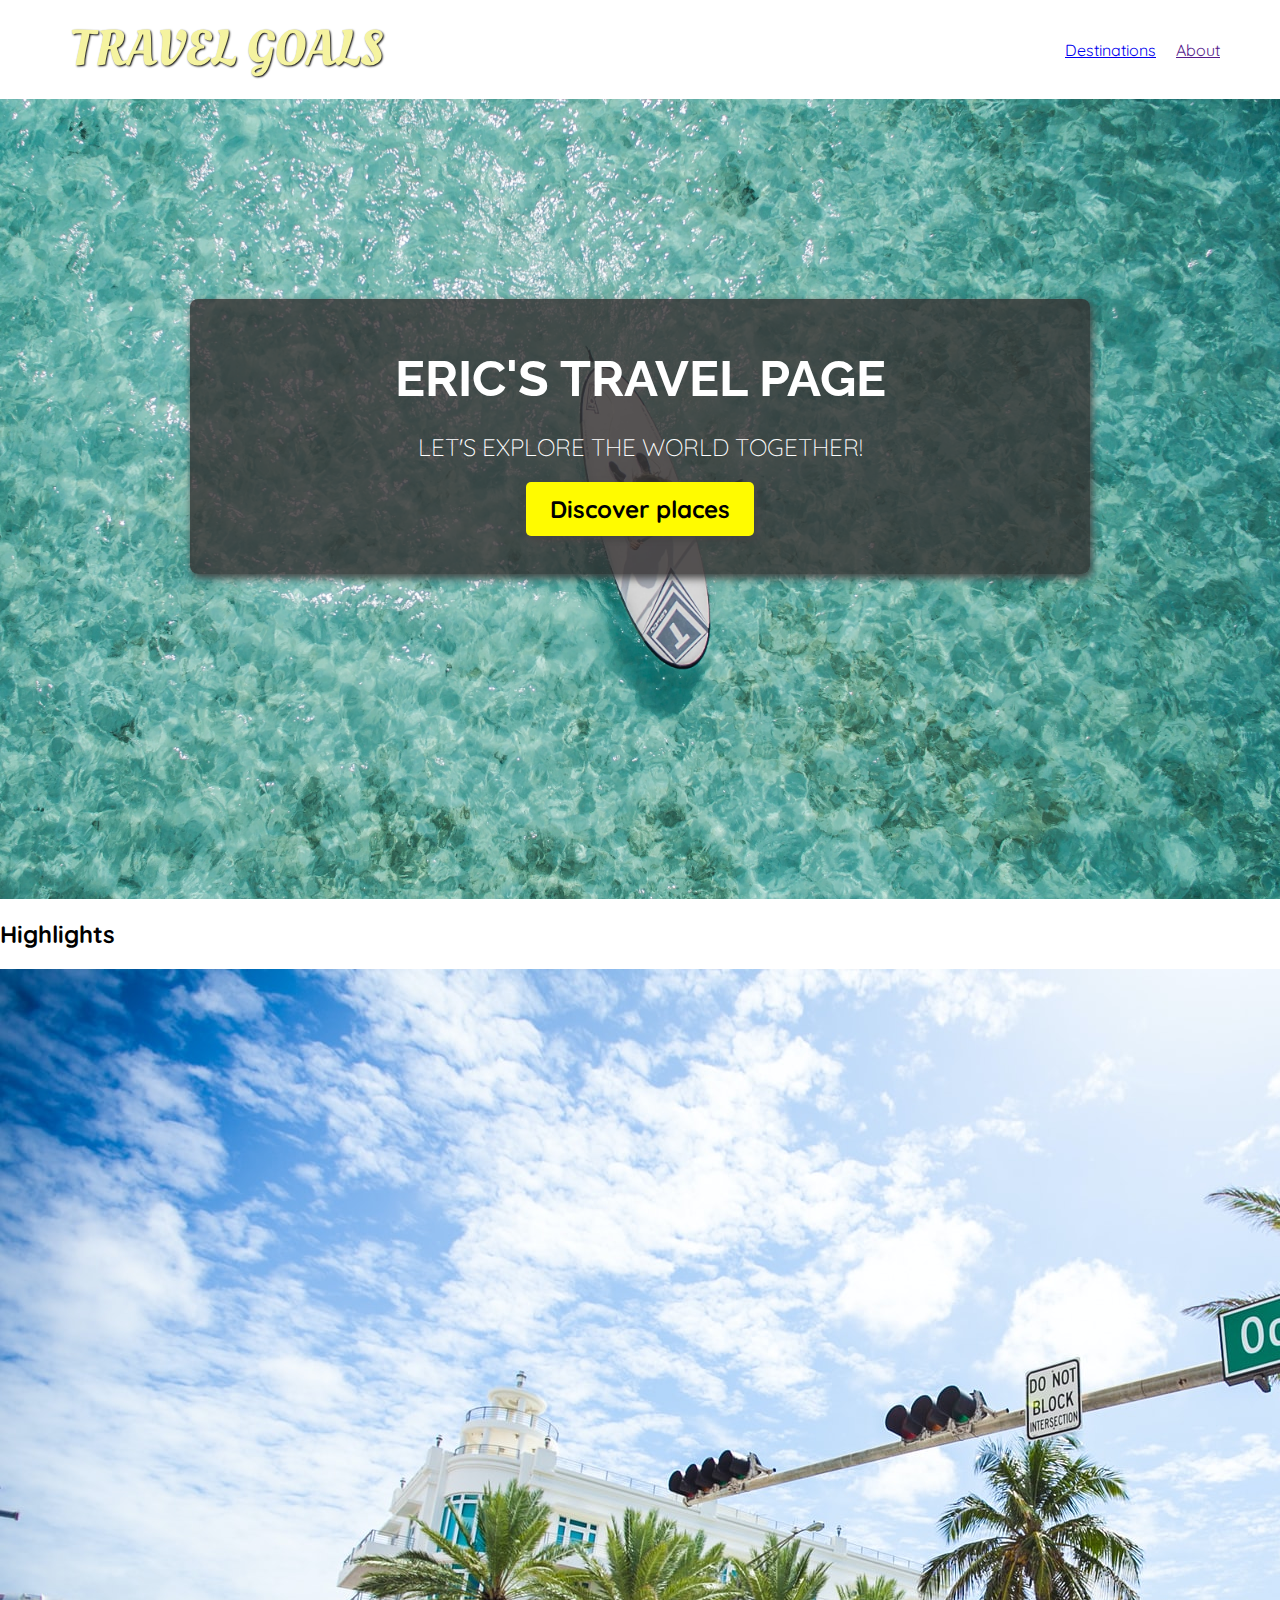
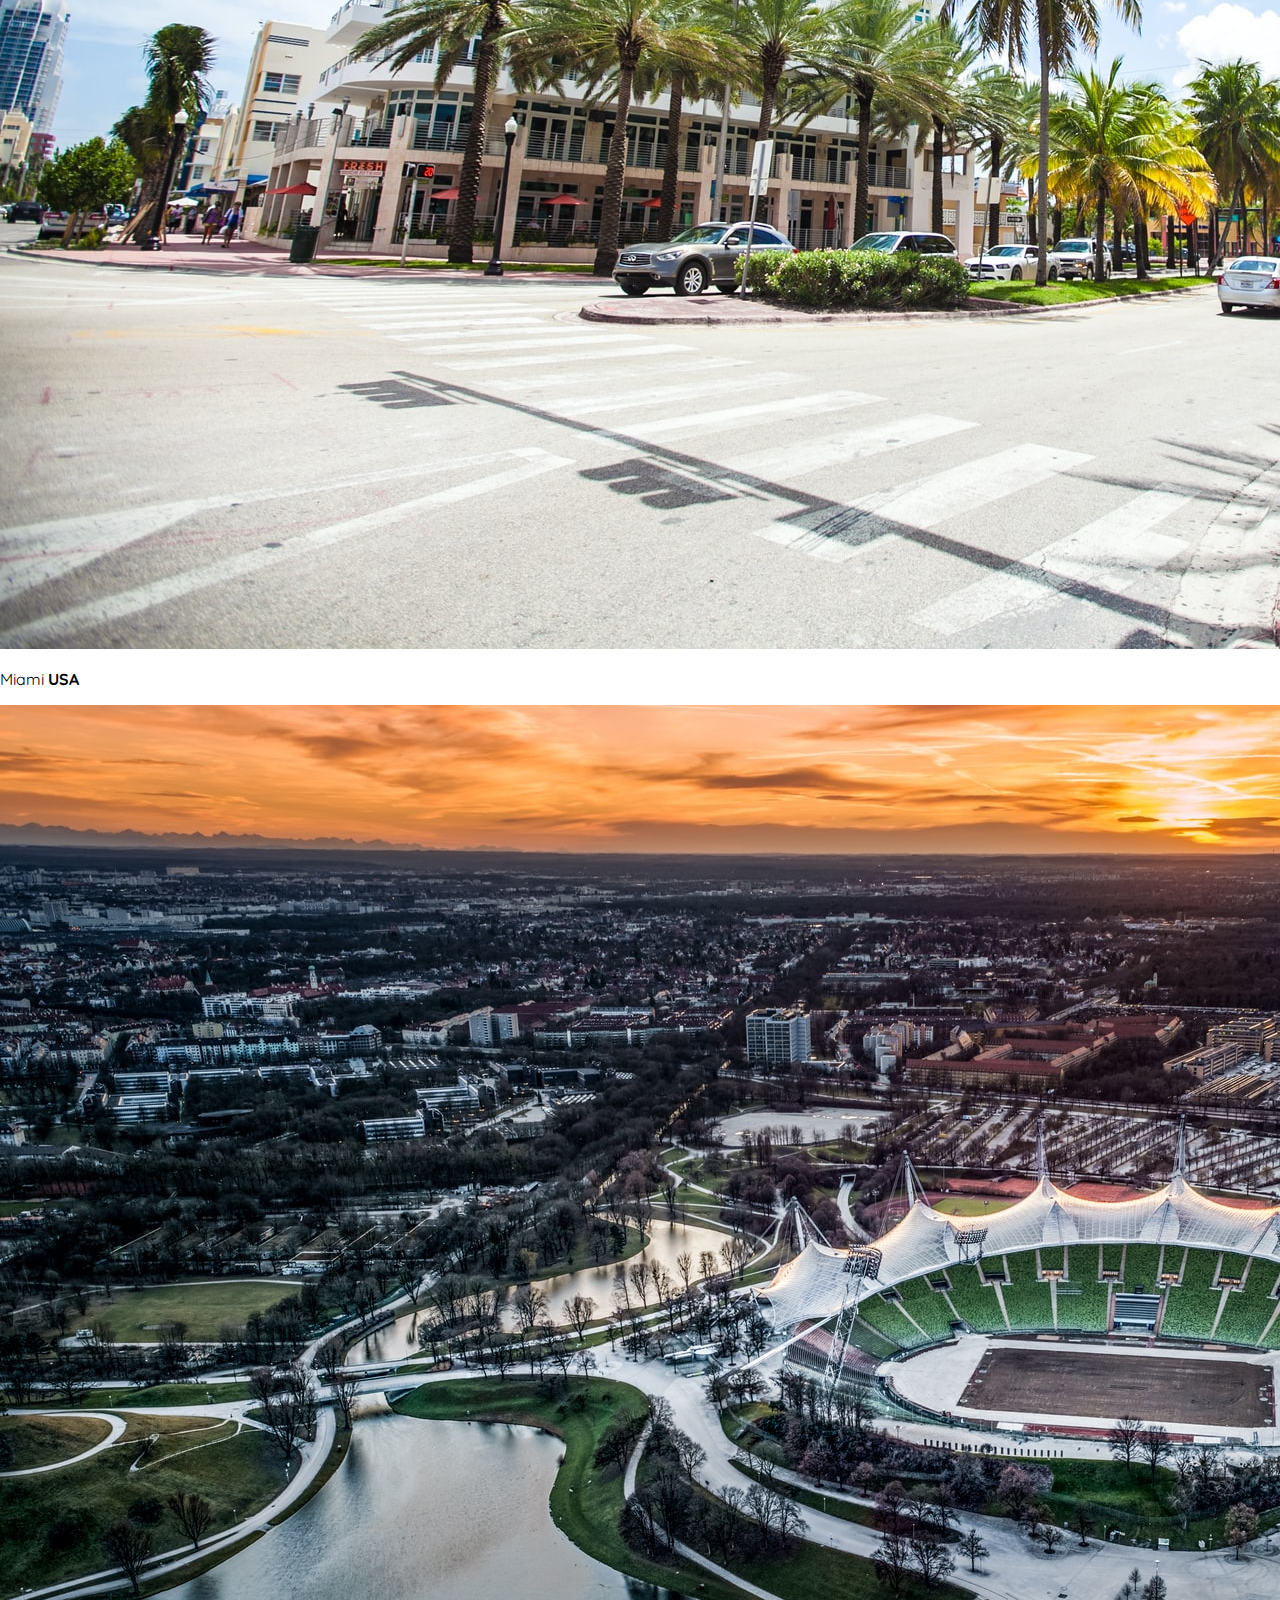
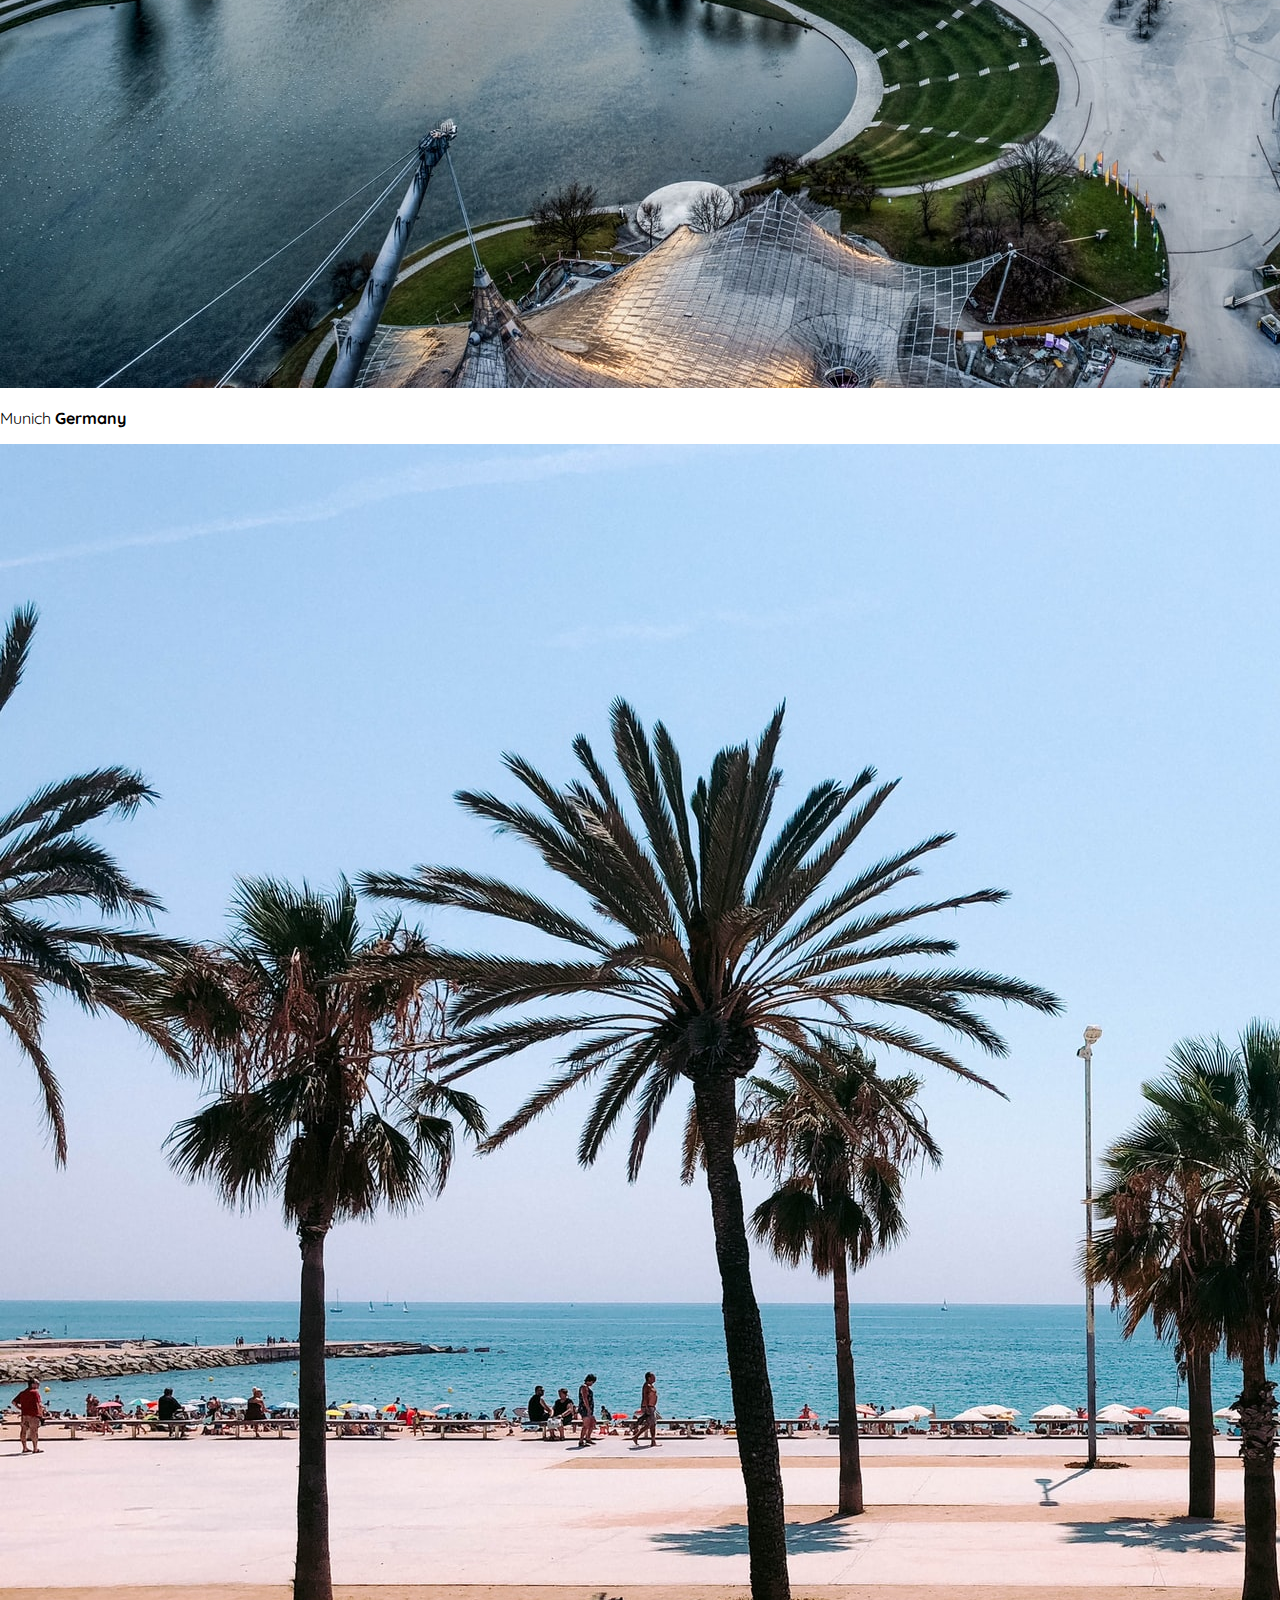
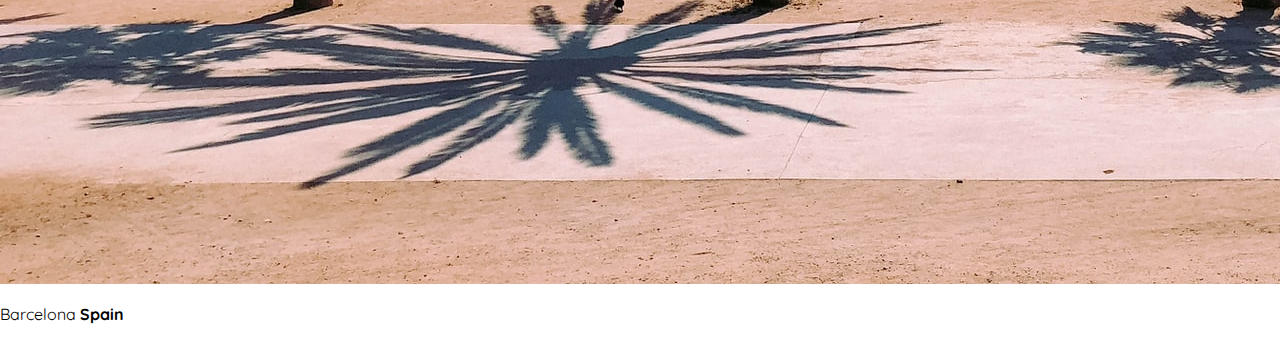
<file: index.html>
<!DOCTYPE html>
<html lang="en">
  <head>
    <meta charset="UTF-8" />
    <title>Travel Goals</title>
    <link href="/styles/shared.css" rel="stylesheet" />
    <link href="/styles/styles.css" rel="stylesheet" />
    <link
      href="https://fonts.googleapis.com/css2?family=Raleway:wght@700&family=Oleo+Script:wght@700&family=Quicksand:wght@300;500&display=swap"
      rel="stylesheet"
    />
  </head>
  <body>
    <header>
      <div id="page-logo"><a href="/index.html">Travel Goals</a></div>
      <nav>
        <ul>
          <li>
            <a href="/subsite/places.html">Destinations</a>
          </li>
          <li id="About">
            <a href="">About</a>
          </li>
        </ul>
      </nav>
    </header>
    <main>
      <section id="hero">
        <div id="hero-content">
          <h1>Eric's Travel Page</h1>
          <p>Let's explore the world together!</p>
          <a href="subsite/places.html">Discover places</a>
        </div>
      </section>
      <section id="highlights">
        <h2>Highlights</h2>
        <ul id="destinations">
          <li class="destination">
            <img
              src="/assets/images/cities/miami.jpg"
              alt="Miami streets on a sunny day."
            />
            <p>Miami <strong>USA</strong></p>
          </li>
          <li class="destination">
            <img
              src="/assets/images/cities/munich.jpg"
              alt="Munich stadium in winter from above."
            />
            <p>Munich <strong>Germany</strong></p>
          </li>

          <li class="destination">
            <img
              src="/assets/images/cities/barcelona.jpg"
              alt="Palm beach in Barcelona."
            />
            <p>Barcelona <strong>Spain</strong></p>
          </li>
        </ul>
      </section>
    </main>
    <footer></footer>
  </body>
</html>
</file>
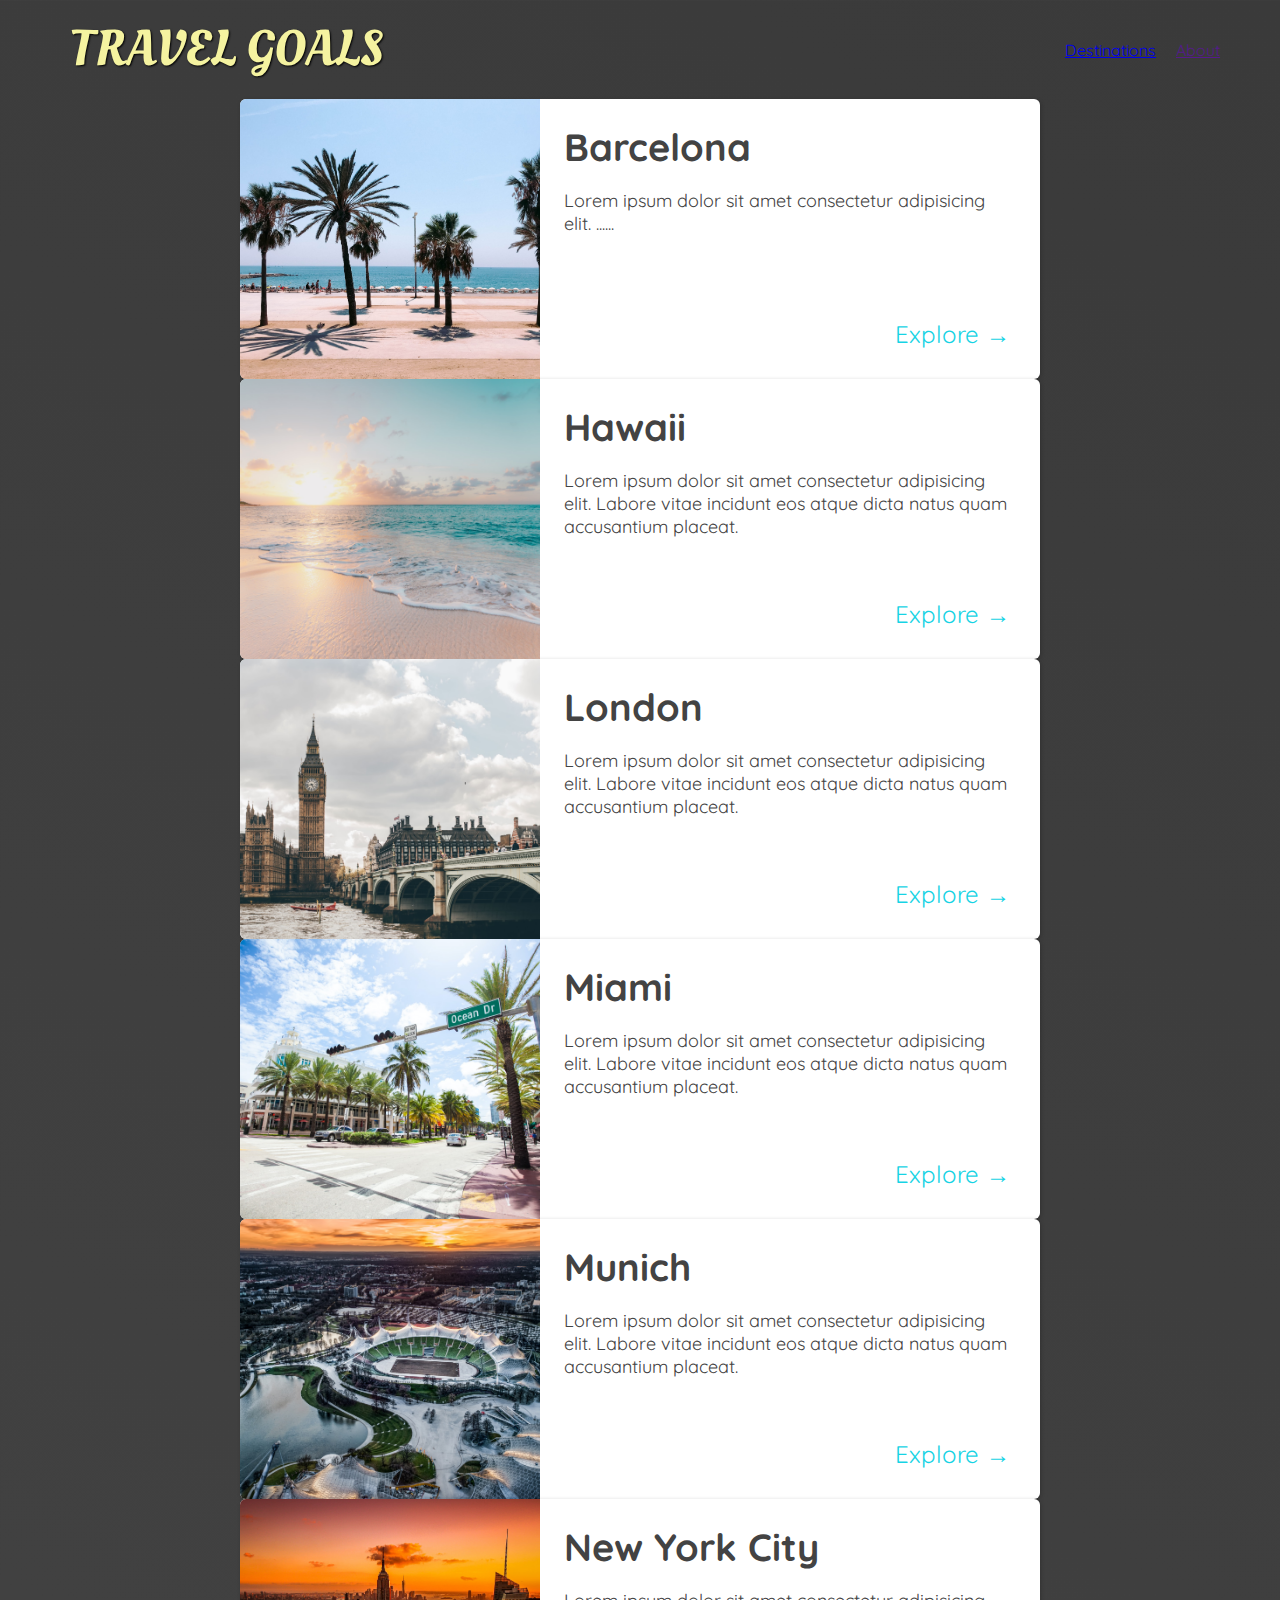
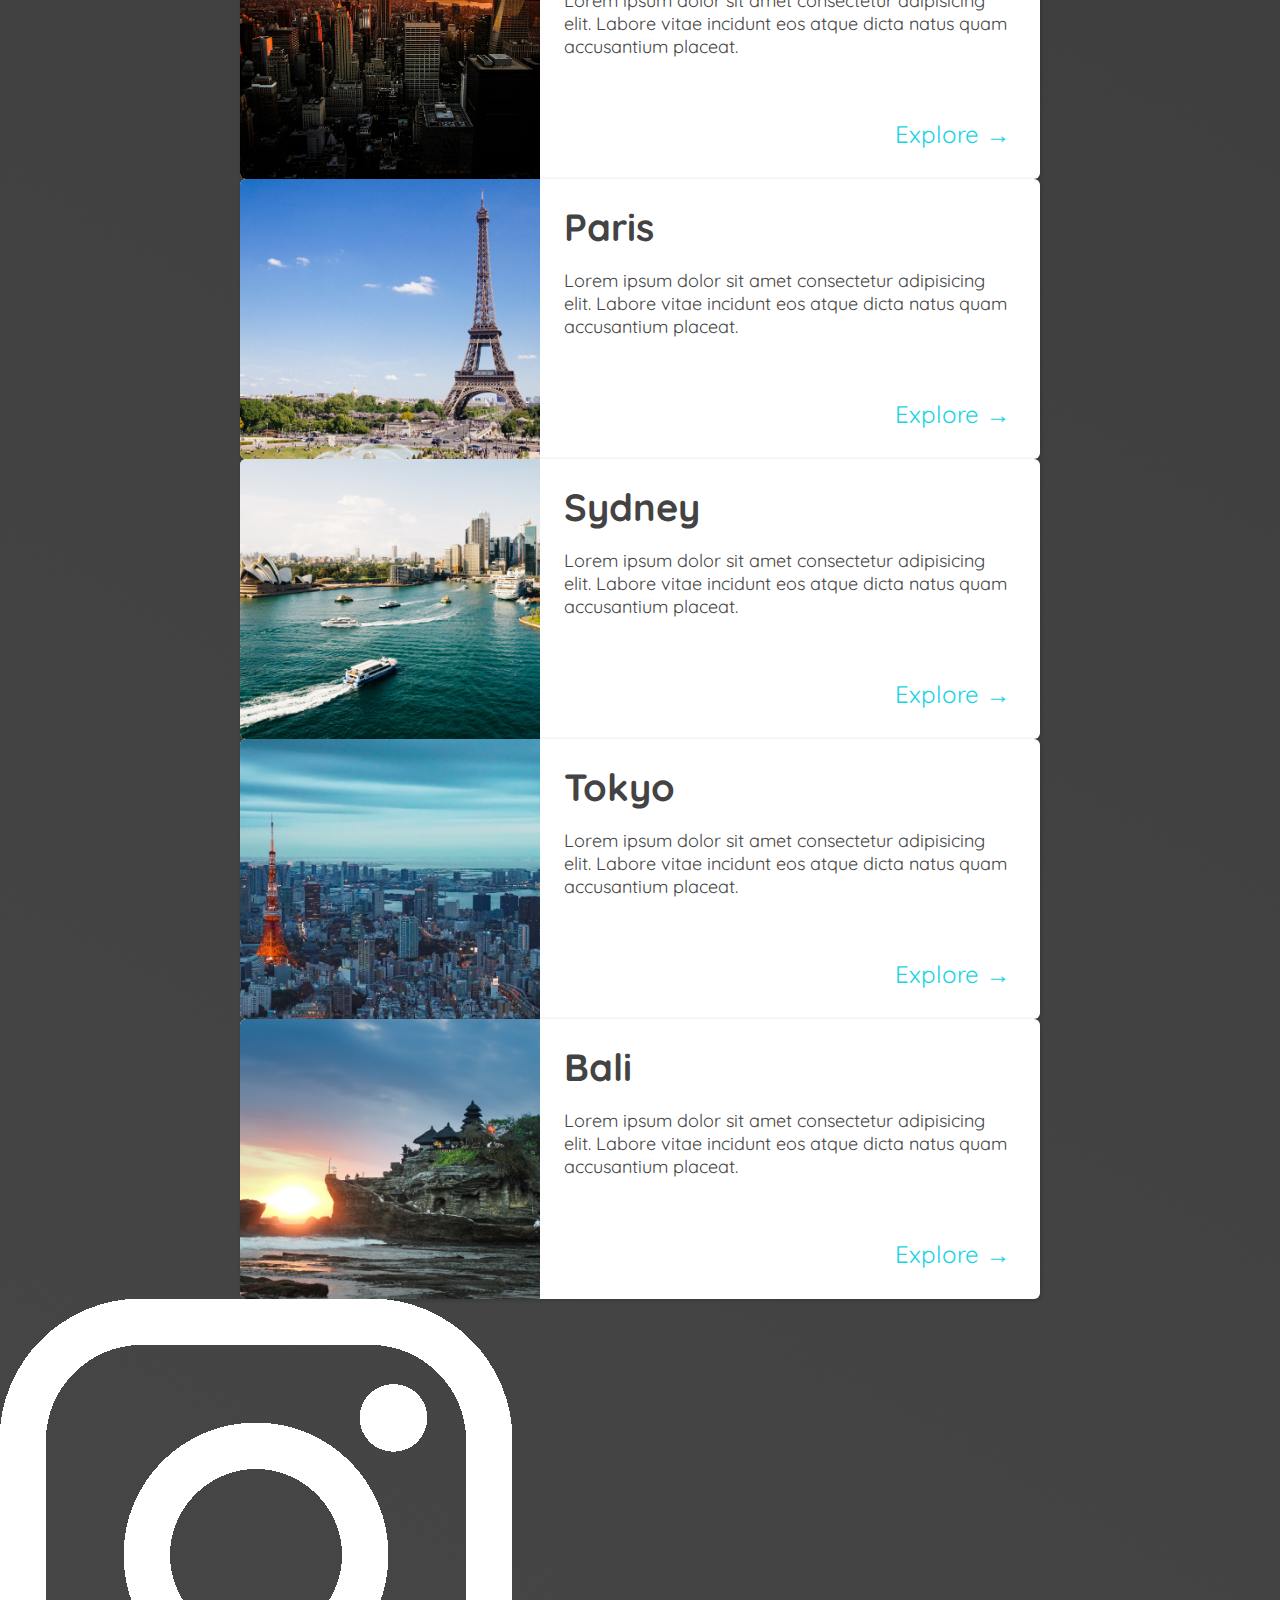
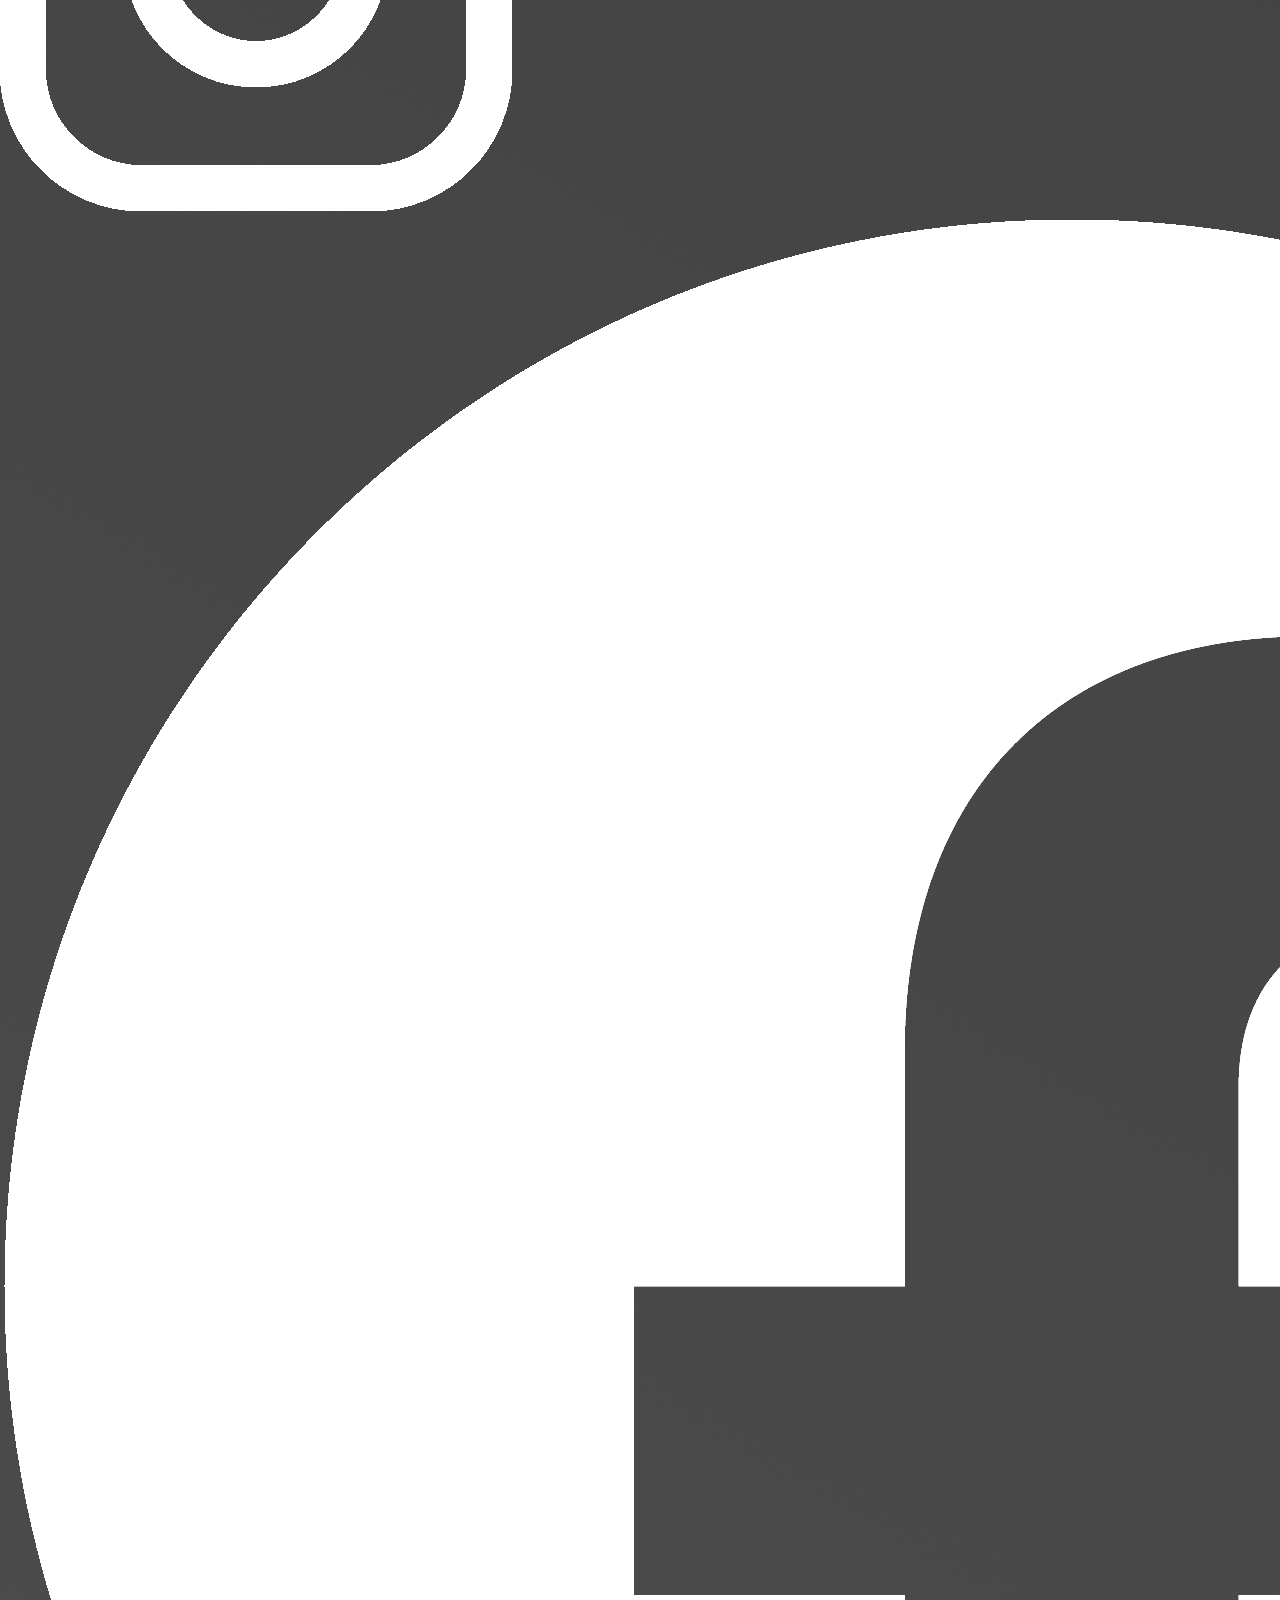
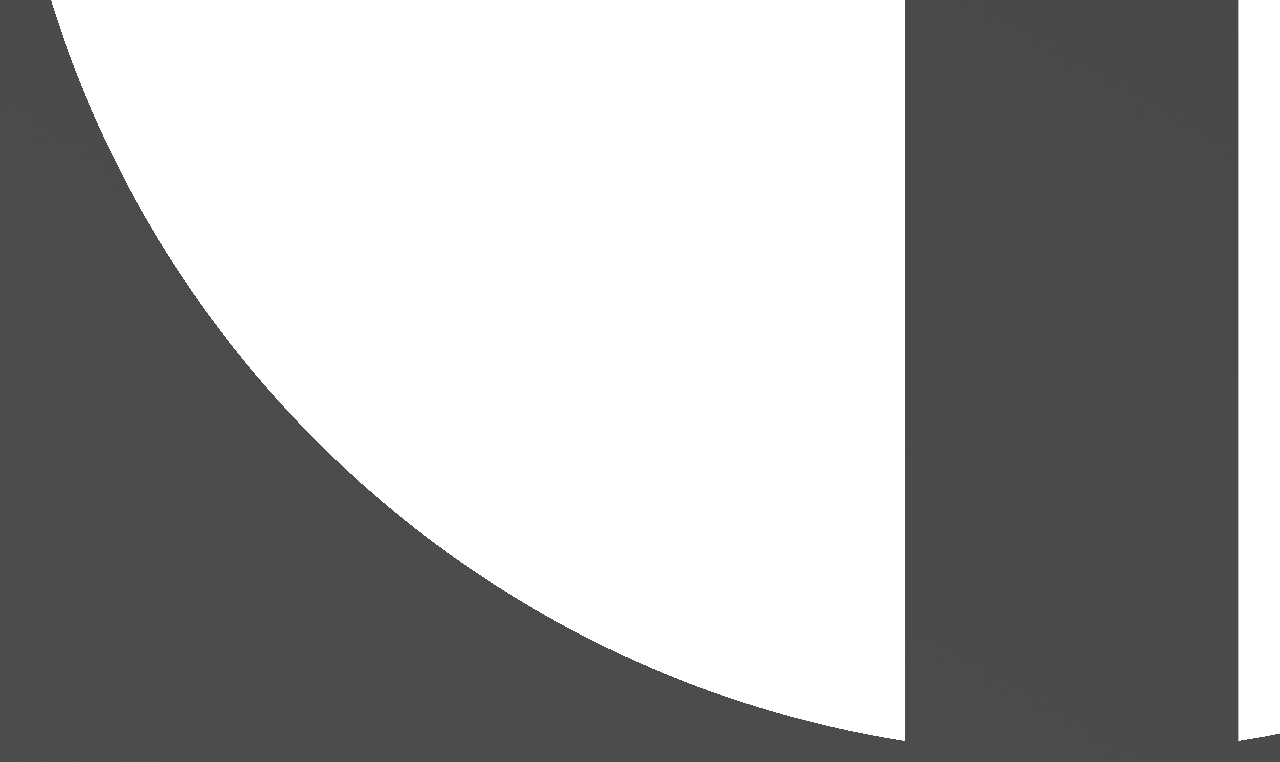
<file: subsite/places.html>
<!DOCTYPE html>
<html lang="en">
  <head>
    <meta charset="UTF-8" />
    <title>Travel Goals</title>
    <link href="/styles/shared.css" rel="stylesheet" />
    <link href="/styles/styles-places.css" rel="stylesheet" />
    <link
      href="https://fonts.googleapis.com/css2?family=Raleway:wght@700&family=Oleo+Script:wght@700&family=Quicksand:wght@300;500&display=swap"
      rel="stylesheet"
    />
  </head>
  <body>
    <header>
      <div id="page-logo"><a href="/index.html">Travel Goals</a></div>
      <nav>
        <ul>
          <li>
            <a href="/subsite/places.html">Destinations</a>
          </li>
          <li id="About">
            <a href="">About</a>
          </li>
        </ul>
      </nav>
    </header>
    <main>
      <ul>
        <li>
          <img
            src="/assets/images/cities/barcelona.jpg"
            alt="Palm beach in Barcelona."
          />
          <div class="item-content">
            <div>
              <h2>Barcelona</h2>
              <p>
                Lorem ipsum dolor sit amet consectetur adipisicing elit. ......
              </p>
            </div>
            <div class="actions">
              <a href="https://en.wikipedia.org/wiki/Barcelona">Explore &#x2192</a>
            </div>
          </div>
        </li>
        <li>
            <img src="/assets/images/cities/hawaii.jpg" alt="Hawaii beach" />
            <div class="item-content">
              <div>
                <h2>Hawaii</h2>
                <p>
                  Lorem ipsum dolor sit amet consectetur adipisicing elit. Labore
                  vitae incidunt eos atque dicta natus quam accusantium placeat.
                </p>
              </div>
              <div class="actions">
                <a href="https://en.wikipedia.org/wiki/Hawaii">Explore &#x2192</a>
              </div>
            </div>
          </li>
          <li>
            <img src="/assets/images/cities/london.jpg" alt="London city" />
            <div class="item-content">
              <div>
                <h2>London</h2>
                <p>
                  Lorem ipsum dolor sit amet consectetur adipisicing elit. Labore
                  vitae incidunt eos atque dicta natus quam accusantium placeat.
                </p>
              </div>
              <div class="actions">
                <a href="https://en.wikipedia.org/wiki/London">Explore &#x2192</a>
              </div>
            </div>
          </li>
          <li>
            <img src="/assets/images/cities/miami.jpg" alt="Miami streets" />
            <div class="item-content">
              <div>
                <h2>Miami</h2>
                <p>
                  Lorem ipsum dolor sit amet consectetur adipisicing elit. Labore
                  vitae incidunt eos atque dicta natus quam accusantium placeat.
                </p>
              </div>
              <div class="actions">
                <a href="https://en.wikipedia.org/wiki/Miami">Explore &#x2192</a>
              </div>
            </div>
          </li>
          <li>
            <img src="/assets/images/cities/munich.jpg" alt="Munich football stadium" />
            <div class="item-content">
              <div>
                <h2>Munich</h2>
                <p>
                  Lorem ipsum dolor sit amet consectetur adipisicing elit. Labore
                  vitae incidunt eos atque dicta natus quam accusantium placeat.
                </p>
              </div>
              <div class="actions">
                <a href="https://en.wikipedia.org/wiki/Munich">Explore &#x2192</a>
              </div>
            </div>
          </li>
          <li>
            <img src="/assets/images/cities/new-york-city.jpg" alt="New York City skyline" />
            <div class="item-content">
              <div>
                <h2>New York City</h2>
                <p>
                  Lorem ipsum dolor sit amet consectetur adipisicing elit. Labore
                  vitae incidunt eos atque dicta natus quam accusantium placeat.
                </p>
              </div>
              <div class="actions">
                <a href="https://en.wikipedia.org/wiki/New_York_City"
                  >Explore &#x2192</a
                >
              </div>
            </div>
          </li>
          <li>
            <img src="/assets/images/cities/paris.jpg" alt="Paris city" />
            <div class="item-content">
              <div>
                <h2>Paris</h2>
                <p>
                  Lorem ipsum dolor sit amet consectetur adipisicing elit. Labore
                  vitae incidunt eos atque dicta natus quam accusantium placeat.
                </p>
              </div>
              <div class="actions">
                <a href="https://en.wikipedia.org/wiki/Paris">Explore &#x2192</a>
              </div>
            </div>
          </li>
          <li>
            <img src="/assets/images/cities/sydney.jpg" alt="Sydney beach" />
            <div class="item-content">
              <div>
                <h2>Sydney</h2>
                <p>
                  Lorem ipsum dolor sit amet consectetur adipisicing elit. Labore
                  vitae incidunt eos atque dicta natus quam accusantium placeat.
                </p>
              </div>
              <div class="actions">
                <a href="https://en.wikipedia.org/wiki/Sydney">Explore &#x2192</a>
              </div>
            </div>
          </li>
          <li>
            <img src="/assets/images/cities/tokyo.jpg" alt="Tokyo skyline" />
            <div class="item-content">
              <div>
                <h2>Tokyo</h2>
                <p>
                  Lorem ipsum dolor sit amet consectetur adipisicing elit. Labore
                  vitae incidunt eos atque dicta natus quam accusantium placeat.
                </p>
              </div>
              <div class="actions">
                <a href="https://en.wikipedia.org/wiki/Tokyo">Explore &#x2192</a>
              </div>
            </div>
          </li>
          <li>
            <img src="/assets/images/cities/bali.jpg" alt="Bali beach" />
            <div class="item-content">
              <div>
                <h2>Bali</h2>
                <p>
                  Lorem ipsum dolor sit amet consectetur adipisicing elit. Labore
                  vitae incidunt eos atque dicta natus quam accusantium placeat.
                </p>
              </div>
              <div class="actions">
                <a href="https://en.wikipedia.org/wiki/Bali">Explore &#x2192</a>
              </div>
            </div>
          </li>
    
      </ul>
    </main>
    <footer>
      <ul>
        <li>
          <a href="https://www.instagram.com"
            ><img src="/assets/images/icons/insta.png" alt="Instagram logo"
          /></a>
        </li>
        <li>
          <a href="https://www.facebook.com"
            ><img src="/assets/images/icons/facebook.png" alt="Facebook logo"
          /></a>
        </li>
      </ul>
    </footer>
  </body>
</html>
</file>
<file: styles/shared.css>
body {
    font-family: "Quicksand", sans-serif;
    margin: 0;
}


header {
    display: flex;
    justify-content: space-between;
    align-items: center;
    padding: 15px 60px;
}
#page-logo a {
    padding: 10px;
    font-family: "Oleo Script", sans-serif;
    color: rgb(245, 243, 160);
    font-size: 50px;
    text-decoration: none;
    text-transform: uppercase;
    text-shadow: 1px 1px 2px rgb(0, 0, 0);
    }

ul {
    list-style: none;
    margin: 0;
    padding: 0;
}

header ul {
    display: flex;
}
header li {
    margin-left: 20px;
}
</file>
<file: styles/styles.css>
#hero {
  height: 800px;
  background-image: url("/assets/images/places/ocean.jpg");
  background-position: center;
  background-size: cover;
}

#hero-content {
  width: 900px;
  background-color: rgba(51, 47, 47, 0.8);
  box-shadow: 2px 4px 8px rgb(68, 67, 67);
  border-radius: 8px;
  text-align: center;
  padding: 50px 0;
  margin: 0 auto;
  position: relative;
  top: 200px;
}

#hero-content h1 {
  color: white;
  text-transform: uppercase;
  font-size: 50px;
  font-family: "Raleway", sans-serif;
  margin: 0;
}

#hero-content p {
  color: white;
  text-transform: uppercase;
  font-weight: 300;
  font-size: 24px;
  margin-bottom: 32px;
}

#hero-content a {
    text-decoration: none;
    background-color: rgb(255, 251, 0);
    padding: 12px 24px;
    color: black;
    font-size: 24px;
    border-radius: 5px;
    font-weight: 700;
    box-shadow: 2px 4px 8px rgb(68, 67, 67);
}

#hero-content a:hover {
    background-color: rgb(255, 238, 0);
}
</file>
<file: styles/styles-places.css>
body {
    background: linear-gradient(30deg, rgb(77,77,77), rgb(58,58,58));
    color: rgb(68, 68, 68);
}

header {
    position: static;
}

main ul {
    width: 800px;
    margin: 0 auto;
}
main li {
    display: flex;
    background-color: white;
    box-shadow: 1px 1px 4px rgba(0, 0, 0, 0.2);
    border-radius: 6px;
    overflow: hidden;
    
}
main li img { 
    width: 300px;
    height: 280px;
    object-fit: cover;
    
}

.item-content {
    padding: 24px;
    color: rgb(67, 67, 67);
    display: flex;
    justify-content: space-between;
    flex-direction: column;
    font-size: 18px;
}
.item-content h2 {
    color: rgb(67, 67, 67);
    font-size: 38px;
    margin: 0px;

}
.actions {
    display:flex;
    justify-content:end; 

  }

  .actions a {
    padding: 6px;
    text-decoration: none;
    color: rgb(22, 211, 228);
    font-size: 24px;
    border-radius: 5px;
  }

  .actions a:hover {
      background-color: rgb(235, 253, 255);
  }
  footer{
   
  }
</file>
